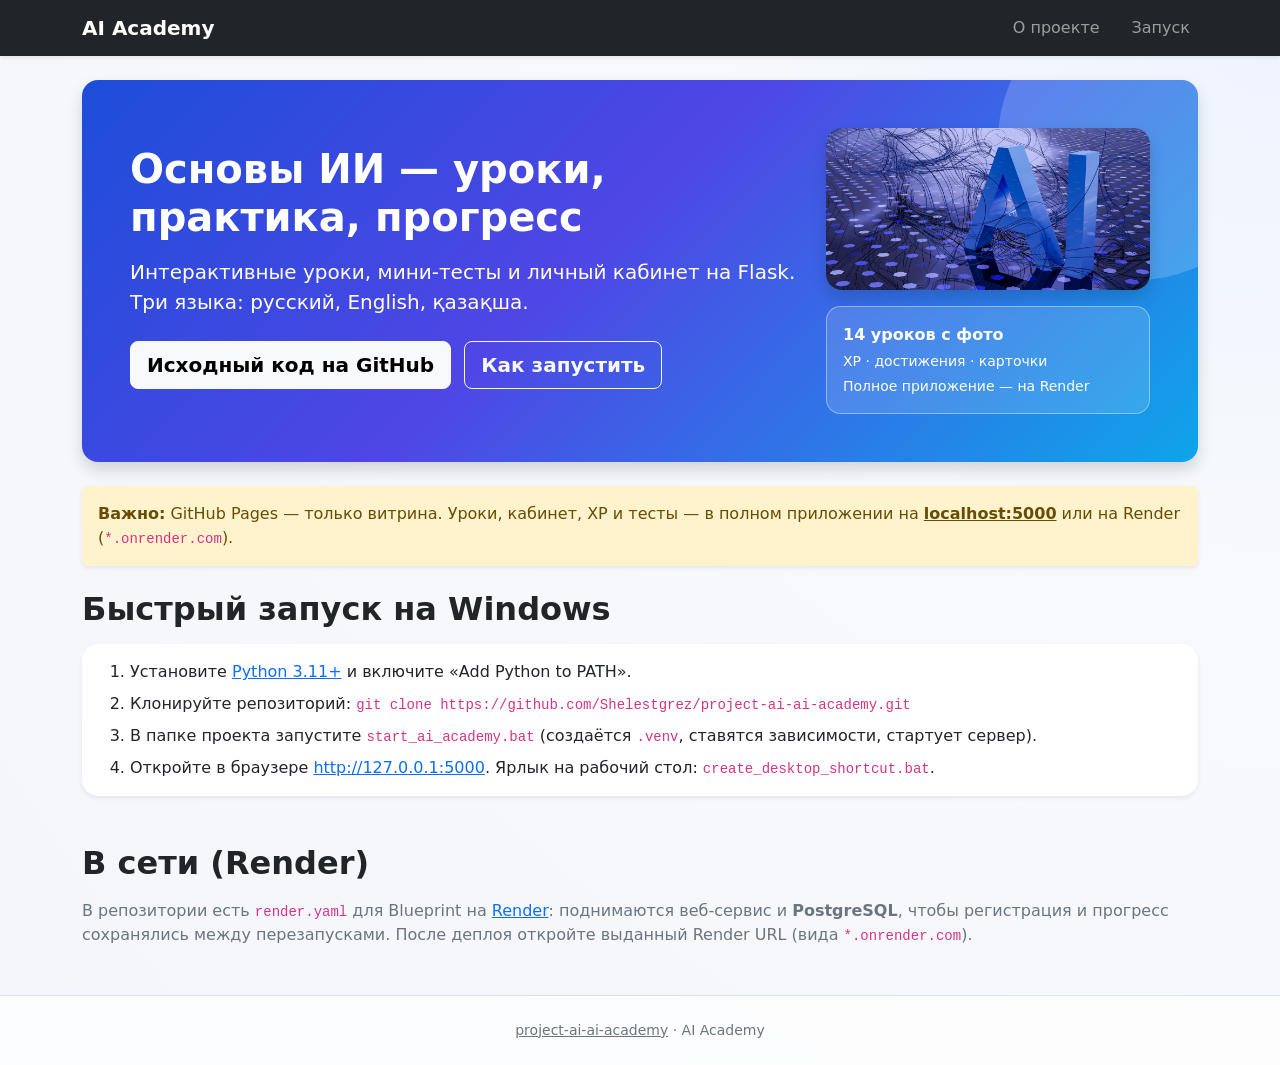
<file: docs/index.html>
<!DOCTYPE html>
<html lang="ru">
<head>
    <meta charset="UTF-8">
    <meta name="viewport" content="width=device-width, initial-scale=1.0">
    <title>AI Academy — учебное веб-приложение</title>
    <meta name="description" content="AI Academy: короткие уроки по ИИ, тесты и личный кабинет. Исходный код и запуск локально или на Render.">
    <link href="https://cdn.jsdelivr.net/npm/bootstrap@5.3.3/dist/css/bootstrap.min.css" rel="stylesheet">
    <style>
        body {
            font-family: "Segoe UI", system-ui, sans-serif;
            background: radial-gradient(circle at top right, #eef4ff 0%, #f7f9fc 35%, #f4f6fb 100%);
            min-height: 100vh;
        }
        .hero-modern {
            background: linear-gradient(135deg, #1d4ed8 0%, #4f46e5 45%, #0ea5e9 100%);
            position: relative;
            overflow: hidden;
        }
        .hero-modern::after {
            content: "";
            position: absolute;
            width: 280px;
            height: 280px;
            right: -80px;
            top: -80px;
            border-radius: 50%;
            background: rgba(255, 255, 255, 0.18);
        }
        .hero-badge {
            background: rgba(255, 255, 255, 0.14);
            border: 1px solid rgba(255, 255, 255, 0.4);
            border-radius: 0.9rem;
            backdrop-filter: blur(2px);
        }
        .card { border-radius: 1rem; }
    </style>
</head>
<body class="bg-body-tertiary">
    <nav class="navbar navbar-expand-lg bg-dark navbar-dark shadow-sm">
        <div class="container">
            <span class="navbar-brand fw-bold">AI Academy</span>
            <div class="navbar-nav ms-auto flex-row gap-2 gap-lg-3">
                <a class="nav-link" href="#about">О проекте</a>
                <a class="nav-link" href="#run">Запуск</a>
            </div>
        </div>
    </nav>

    <main class="container py-4">
        <section class="hero-modern p-5 rounded-4 text-white mb-4 shadow position-relative">
            <div class="row align-items-center position-relative" style="z-index:1">
                <div class="col-lg-8">
                    <h1 class="display-6 fw-bold mb-3">Основы ИИ — уроки, практика, прогресс</h1>
                    <p class="lead mb-4 opacity-90">Интерактивные уроки, мини-тесты и личный кабинет на Flask. Три языка: русский, English, қазақша.</p>
                    <a class="btn btn-light btn-lg fw-semibold me-2 mb-2" href="https://github.com/Shelestgrez/project-ai-ai-academy">Исходный код на GitHub</a>
                    <a class="btn btn-outline-light btn-lg fw-semibold mb-2" href="#run">Как запустить</a>
                </div>
                <div class="col-lg-4 mt-4 mt-lg-0 text-center">
                    <img src="images/hero-academy.jpg" class="img-fluid rounded-4 shadow mb-3" alt="AI Academy" style="max-height:220px;object-fit:cover;width:100%">
                    <div class="hero-badge p-3 text-white text-start">
                        <p class="mb-1 fw-semibold">14 уроков с фото</p>
                        <p class="mb-1 small opacity-90">XP · достижения · карточки</p>
                        <p class="mb-0 small opacity-90">Полное приложение — на Render</p>
                    </div>
                </div>
            </div>
        </section>

        <div id="about" class="alert alert-warning border-0 shadow-sm mb-4" role="status">
            <strong>Важно:</strong> GitHub Pages — только витрина. Уроки, кабинет, XP и тесты — в полном приложении на <a href="http://127.0.0.1:5000" class="alert-link">localhost:5000</a> или на Render (<code>*.onrender.com</code>).
        </div>

        <section id="run" class="mb-5">
            <h2 class="fw-bold mb-3">Быстрый запуск на Windows</h2>
            <div class="card border-0 shadow-sm">
                <div class="card-body">
                    <ol class="mb-0">
                        <li class="mb-2">Установите <a href="https://www.python.org/downloads/" rel="noopener">Python 3.11+</a> и включите «Add Python to PATH».</li>
                        <li class="mb-2">Клонируйте репозиторий: <code>git clone https://github.com/Shelestgrez/project-ai-ai-academy.git</code></li>
                        <li class="mb-2">В папке проекта запустите <code>start_ai_academy.bat</code> (создаётся <code>.venv</code>, ставятся зависимости, стартует сервер).</li>
                        <li>Откройте в браузере <a href="http://127.0.0.1:5000">http://127.0.0.1:5000</a>. Ярлык на рабочий стол: <code>create_desktop_shortcut.bat</code>.</li>
                    </ol>
                </div>
            </div>
        </section>

        <section class="mb-4">
            <h2 class="fw-bold mb-3">В сети (Render)</h2>
            <p class="text-secondary">В репозитории есть <code>render.yaml</code> для Blueprint на <a href="https://render.com" rel="noopener">Render</a>: поднимаются веб-сервис и <strong>PostgreSQL</strong>, чтобы регистрация и прогресс сохранялись между перезапусками. После деплоя откройте выданный Render URL (вида <code>*.onrender.com</code>).</p>
        </section>
    </main>

    <footer class="border-top py-4 mt-auto bg-white bg-opacity-75">
        <div class="container text-center text-secondary small">
            <a href="https://github.com/Shelestgrez/project-ai-ai-academy" class="link-secondary">project-ai-ai-academy</a> · AI Academy
        </div>
    </footer>
    <script src="https://cdn.jsdelivr.net/npm/bootstrap@5.3.3/dist/js/bootstrap.bundle.min.js"></script>
</body>
</html>
</file>
